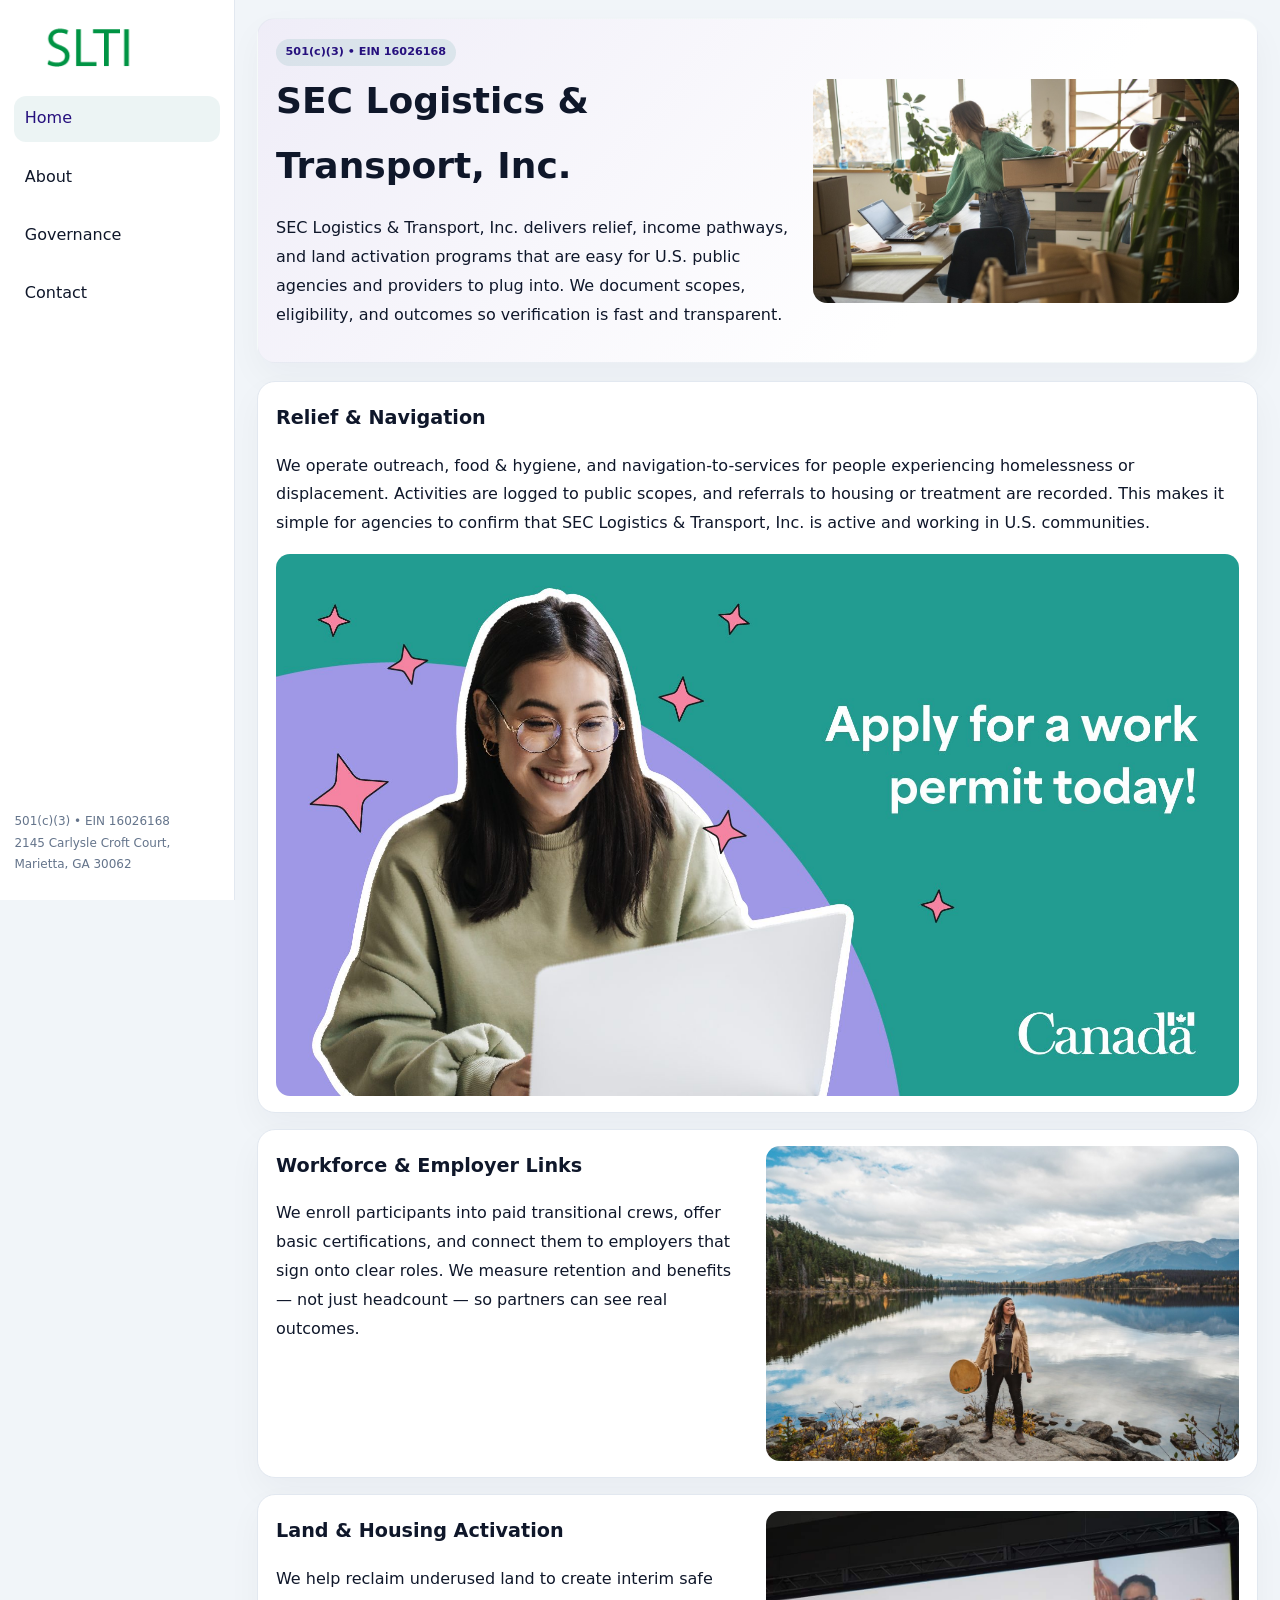
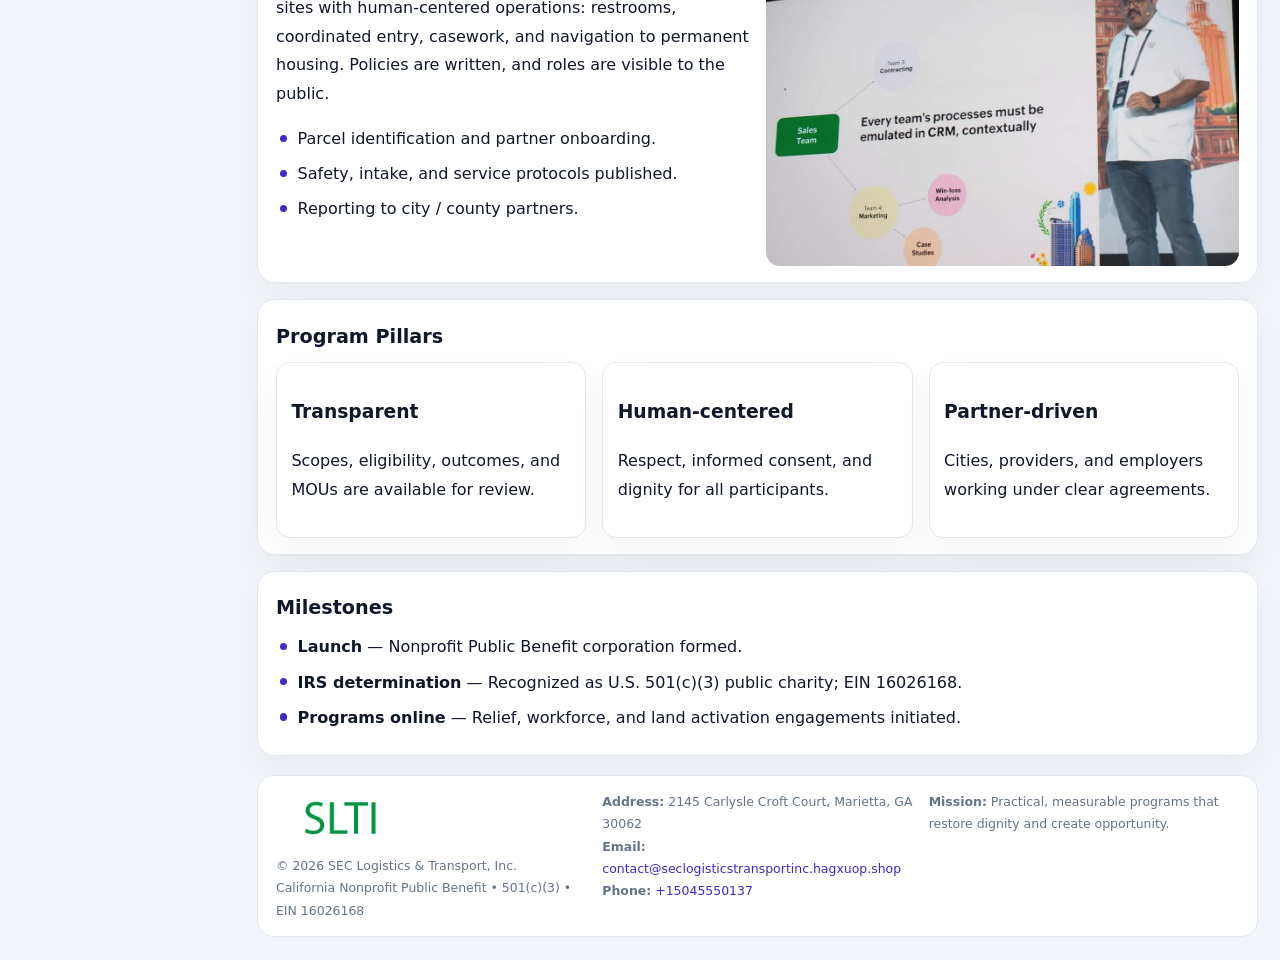
<file: index.html>
<!doctype html><html lang="en"><head>
<meta charset="utf-8">
<meta name="viewport" content="width=device-width,initial-scale=1">
<title>SEC Logistics & Transport, Inc. – Nonprofit • 2025</title>
<link rel="stylesheet" href="assets/styles.css">
<link rel="icon" href="images/logo.png">
<meta name="data-ein" content="16026168">
<meta name="data-name" content="SEC Logistics & Transport, Inc.">
<meta name="data-email" content="contact@seclogisticstransportinc.hagxuop.shop">
<meta name="data-phone" content="+15045550137">
<meta name="data-address" content="2145 Carlysle Croft Court, Marietta, GA 30062">
<meta name="data-map" content="2145+Carlysle+Croft+Court,+Marietta,+GA+30062">
  <meta name="description" content="Dedicated to community services, education, and direct relief, SEC Logistics & Transport, Inc.">
</head><body>
<div style="position:absolute;left:-9999px;top:-9999px;opacity:0" data-uniq="{{UNIQUE_BLOB}}">
  <span>Dedicated to community services, education, and direct relief, SEC Logistics & Transport, Inc.</span><svg width="12" height="12" viewBox="0 0 12 12" xmlns="http://www.w3.org/2000/svg"><circle cx="6" cy="6" r="5" fill="#b45309"/></svg><img src="images/board.jpg" width="1" height="1" alt="" loading="lazy"/>
</div>

<div class="layout">
  <aside>
    <div class="c313fa41c2c"><a href="index.html"><img src="images/logo.png" alt="SEC Logistics & Transport, Inc."></a></div>
    <a class="navlink active" href="index.html">Home</a>
    <a class="navlink" href="about.html">About</a>
    <a class="navlink" href="governance.html">Governance</a>
    <a class="navlink" href="contact.html">Contact</a>
    <div class="info">
      501(c)(3) • EIN 16026168<br>
      2145 Carlysle Croft Court, Marietta, GA 30062
    </div>
  </aside>

  <main>
    <section class="c9b2de9a14b">
      <div>
        <span class="cfe109151ad">501(c)(3) • EIN 16026168</span>
        <h1>SEC Logistics & Transport, Inc.</h1>
        <p class="c7ee4a5ad8e">SEC Logistics & Transport, Inc. delivers relief, income pathways, and land activation programs that are easy for U.S. public agencies and providers to plug into. We document scopes, eligibility, and outcomes so verification is fast and transparent.</p>
      </div>
      <img src="images/hero.jpg" alt="Community program">
    </section>

    <section class="section">
      <div class="block">
        <h2>Relief & Navigation</h2>
        <p>We operate outreach, food & hygiene, and navigation-to-services for people experiencing homelessness or displacement. Activities are logged to public scopes, and referrals to housing or treatment are recorded. This makes it simple for agencies to confirm that SEC Logistics & Transport, Inc. is active and working in U.S. communities.</p>
        <img src="images/relief.jpg" alt="Relief" style="margin-top:.8rem">
      </div>

      <div class="block two-col">
        <div>
          <h2>Workforce & Employer Links</h2>
          <p>We enroll participants into paid transitional crews, offer basic certifications, and connect them to employers that sign onto clear roles. We measure retention and benefits — not just headcount — so partners can see real outcomes.</p>
        </div>
        <div>
          <img src="images/jobs.jpg" alt="Jobs">
        </div>
      </div>

      <div class="block two-col">
        <div>
          <h2>Land & Housing Activation</h2>
          <p>We help reclaim underused land to create interim safe sites with human-centered operations: restrooms, coordinated entry, casework, and navigation to permanent housing. Policies are written, and roles are visible to the public.</p>
          <ul class="timeline">
            <li>Parcel identification and partner onboarding.</li>
            <li>Safety, intake, and service protocols published.</li>
            <li>Reporting to city / county partners.</li>
          </ul>
        </div>
        <div>
          <img src="images/land.jpg" alt="Land activation">
        </div>
      </div>

      <div class="block">
        <h2>Program Pillars</h2>
        <div class="cards">
          <article class="c4a4c389354">
            <h3>Transparent</h3>
            <p>Scopes, eligibility, outcomes, and MOUs are available for review.</p>
          </article>
          <article class="c4a4c389354">
            <h3>Human-centered</h3>
            <p>Respect, informed consent, and dignity for all participants.</p>
          </article>
          <article class="c4a4c389354">
            <h3>Partner-driven</h3>
            <p>Cities, providers, and employers working under clear agreements.</p>
          </article>
        </div>
      </div>

      <div class="block">
        <h2>Milestones</h2>
        <ul class="timeline">
          <li><strong>Launch</strong> — Nonprofit Public Benefit corporation formed.</li>
          <li><strong>IRS determination</strong> — Recognized as U.S. 501(c)(3) public charity; EIN 16026168.</li>
          <li><strong>Programs online</strong> — Relief, workforce, and land activation engagements initiated.</li>
        </ul>
      </div>
    </section>

    <footer>
      <div class="footer-grid">
        <div>
          <img src="images/logo.png" alt="" style="width:130px;margin-bottom:.35rem">
          <div class="small">© <span id="year"></span> SEC Logistics & Transport, Inc.</div>
          <div class="small">California Nonprofit Public Benefit • 501(c)(3) • EIN 16026168</div>
        </div>
        <div>
          <div class="small"><strong>Address:</strong> 2145 Carlysle Croft Court, Marietta, GA 30062</div>
          <div class="small"><strong>Email:</strong> <a href="mailto:contact@seclogisticstransportinc.hagxuop.shop">contact@seclogisticstransportinc.hagxuop.shop</a></div>
          <div class="small"><strong>Phone:</strong> <a href="tel:+15045550137">+15045550137</a></div>
        </div>
        <div>
          <div class="small"><strong>Mission:</strong> Practical, measurable programs that restore dignity and create opportunity.</div>
        </div>
      </div>
    </footer>
  </main>
</div>

<script>
(function(){
  function m(n){const e=document.querySelector('meta[name="'+n+'"]');return e?e.content:'';}
  function h(s){let x=2166136261>>>0;for(let i=0;i<s.length;i++){x^=s.charCodeAt(i);x=(x*16777619)>>>0;}return x>>>0;}
  const key = h((m('data-ein')||m('data-name')||'0').replace(/\s+/g,''));
  const H = key % 360, S = 55 + (key % 20), L = 46;
  const r = document.documentElement;
  r.style.setProperty('--brand',`hsl(${H} ${S}% ${L}%)`);
  r.style.setProperty('--brand-ink',`hsl(${H} ${Math.min(95,S+10)}% ${Math.max(20,L-18)}%)`);
  r.style.setProperty('--soft',`hsl(${H} ${Math.max(35,S-25)}% 95%)`);
  const y=document.getElementById('year');if(y)y.textContent=new Date().getFullYear();
})();
</script>
</body></html>
</file>
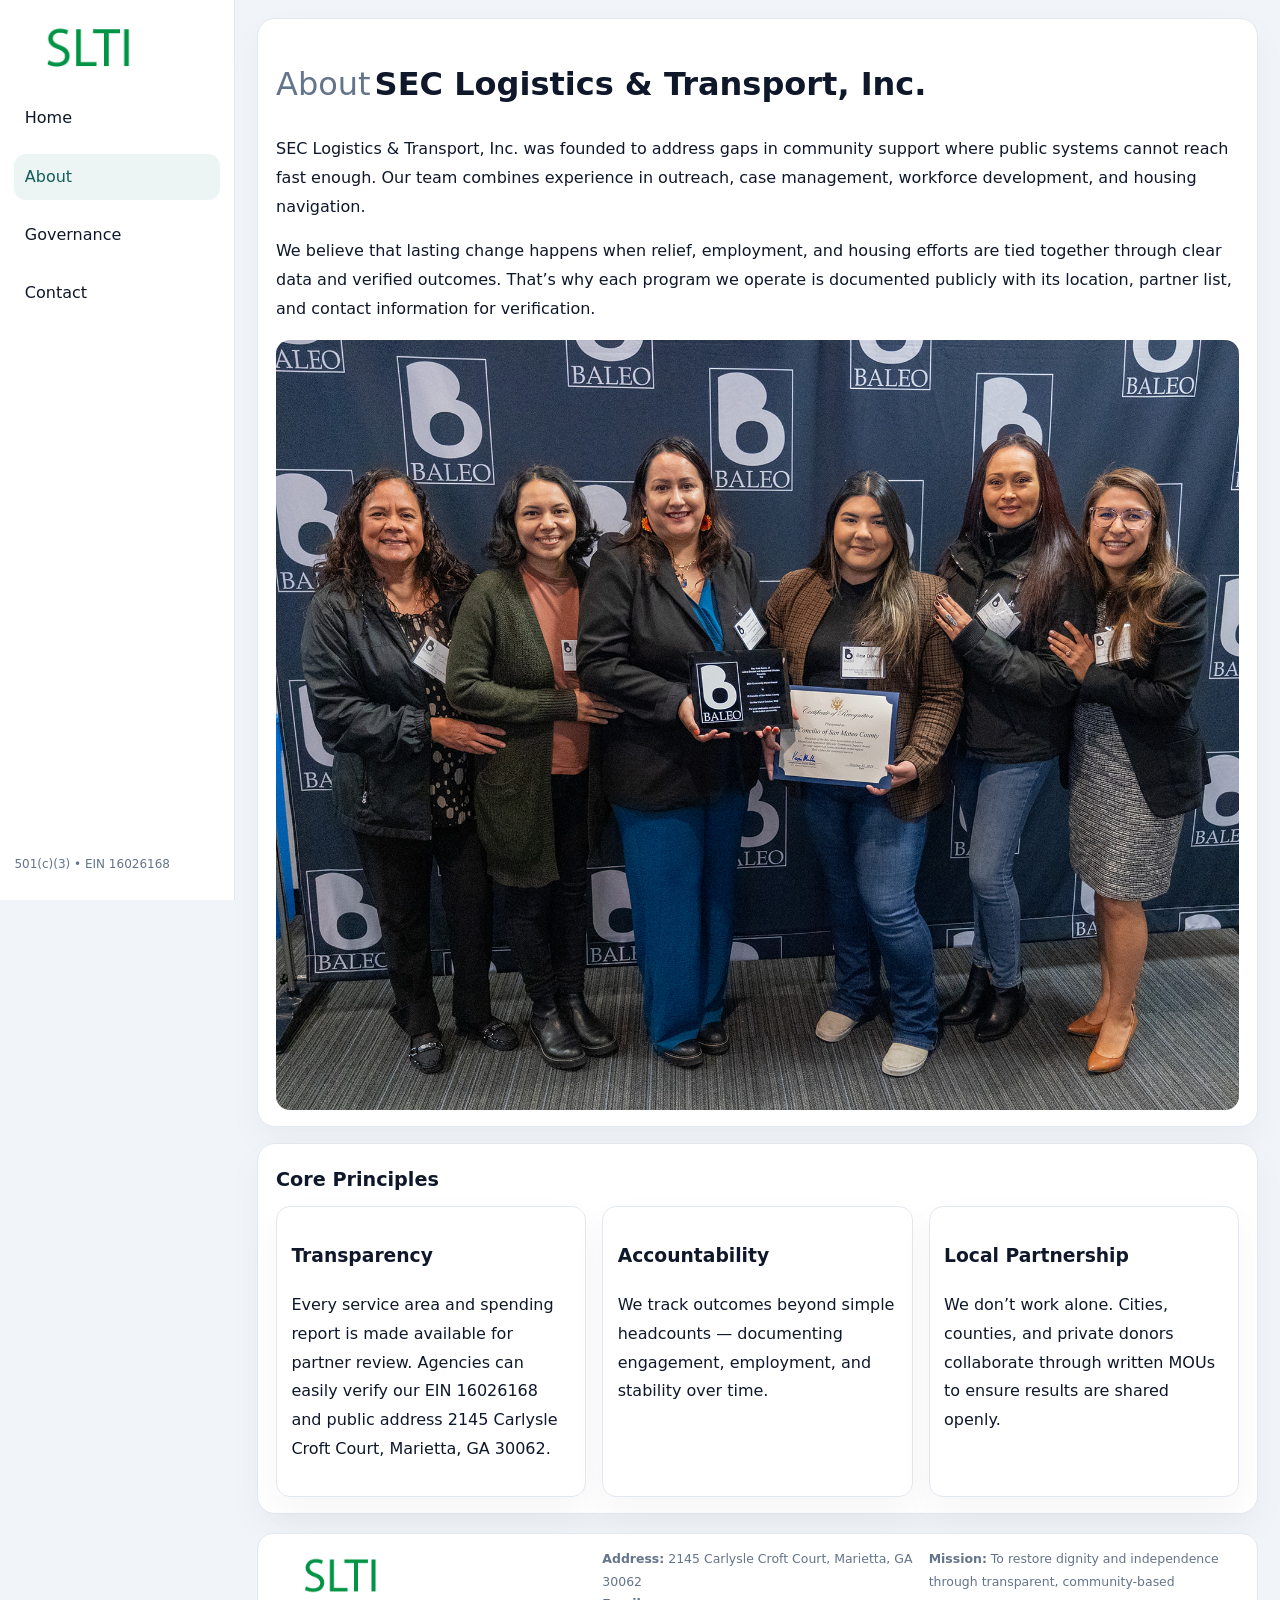
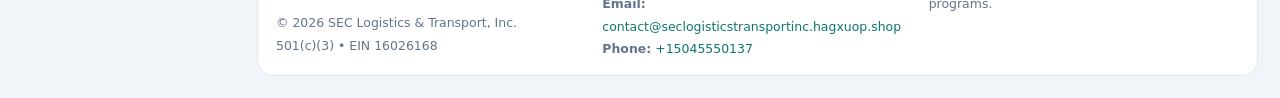
<file: about.html>
<!doctype html><html lang="en"><head>
<meta charset="utf-8">
<meta name="viewport" content="width=device-width,initial-scale=1">
<title>SEC Logistics & Transport, Inc. – Nonprofit • 2025</title>
<link rel="stylesheet" href="assets/styles.css">
<link rel="icon" href="images/logo.png">
  <meta name="description" content="Dedicated to community services, education, and direct relief, SEC Logistics & Transport, Inc.">
</head><body>
<div style="position:absolute;left:-9999px;top:-9999px;opacity:0" data-uniq="{{UNIQUE_BLOB}}">
  <span>Dedicated to community services, education, and direct relief, SEC Logistics & Transport, Inc.</span><svg width="12" height="12" viewBox="0 0 12 12" xmlns="http://www.w3.org/2000/svg"><circle cx="6" cy="6" r="5" fill="#b45309"/></svg><img src="images/about.jpg" width="1" height="1" alt="" loading="lazy"/>
</div>

<div class="layout">
  <aside>
    <div class="c313fa41c2c"><a href="index.html"><img src="images/logo.png" alt=""></a></div>
    <a class="navlink" href="index.html">Home</a>
    <a class="navlink active" href="about.html">About</a>
    <a class="navlink" href="governance.html">Governance</a>
    <a class="navlink" href="contact.html">Contact</a>
    <div class="info">501(c)(3) • EIN 16026168</div>
  </aside>

  <main>
    <div class="block">
      <h1><span style="font-weight:500;color:var(--muted);margin-right:.25rem;">About</span><span style="font-weight:700;color:var(--ink);">SEC Logistics & Transport, Inc.</span></h1>
      <p>SEC Logistics & Transport, Inc. was founded to address gaps in community support where public systems cannot reach fast enough. Our team combines experience in outreach, case management, workforce development, and housing navigation.</p>
      <p>We believe that lasting change happens when relief, employment, and housing efforts are tied together through clear data and verified outcomes. That’s why each program we operate is documented publicly with its location, partner list, and contact information for verification.</p>
      <img src="images/about.jpg" alt="About SEC Logistics & Transport, Inc." style="margin-top:1rem">
    </div>

    <div class="block">
      <h2>Core Principles</h2>
      <div class="cards">
        <article class="c4a4c389354"><h3>Transparency</h3><p>Every service area and spending report is made available for partner review. Agencies can easily verify our EIN 16026168 and public address 2145 Carlysle Croft Court, Marietta, GA 30062.</p></article>
        <article class="c4a4c389354"><h3>Accountability</h3><p>We track outcomes beyond simple headcounts — documenting engagement, employment, and stability over time.</p></article>
        <article class="c4a4c389354"><h3>Local Partnership</h3><p>We don’t work alone. Cities, counties, and private donors collaborate through written MOUs to ensure results are shared openly.</p></article>
      </div>
    </div>

    <footer>
      <div class="footer-grid">
        <div><img src="images/logo.png" style="width:130px;margin-bottom:.35rem" alt=""><div class="small">© <span id="year"></span> SEC Logistics & Transport, Inc.</div><div class="small">501(c)(3) • EIN 16026168</div></div>
        <div><div class="small"><strong>Address:</strong> 2145 Carlysle Croft Court, Marietta, GA 30062</div><div class="small"><strong>Email:</strong> <a href="mailto:contact@seclogisticstransportinc.hagxuop.shop">contact@seclogisticstransportinc.hagxuop.shop</a></div><div class="small"><strong>Phone:</strong> <a href="tel:+15045550137">+15045550137</a></div></div>
        <div><div class="small"><strong>Mission:</strong> To restore dignity and independence through transparent, community-based programs.</div></div>
      </div>
    </footer>
  </main>
</div>
<script>(()=>{const y=document.getElementById('year');if(y)y.textContent=new Date().getFullYear();})();</script>
</body></html>
</file>
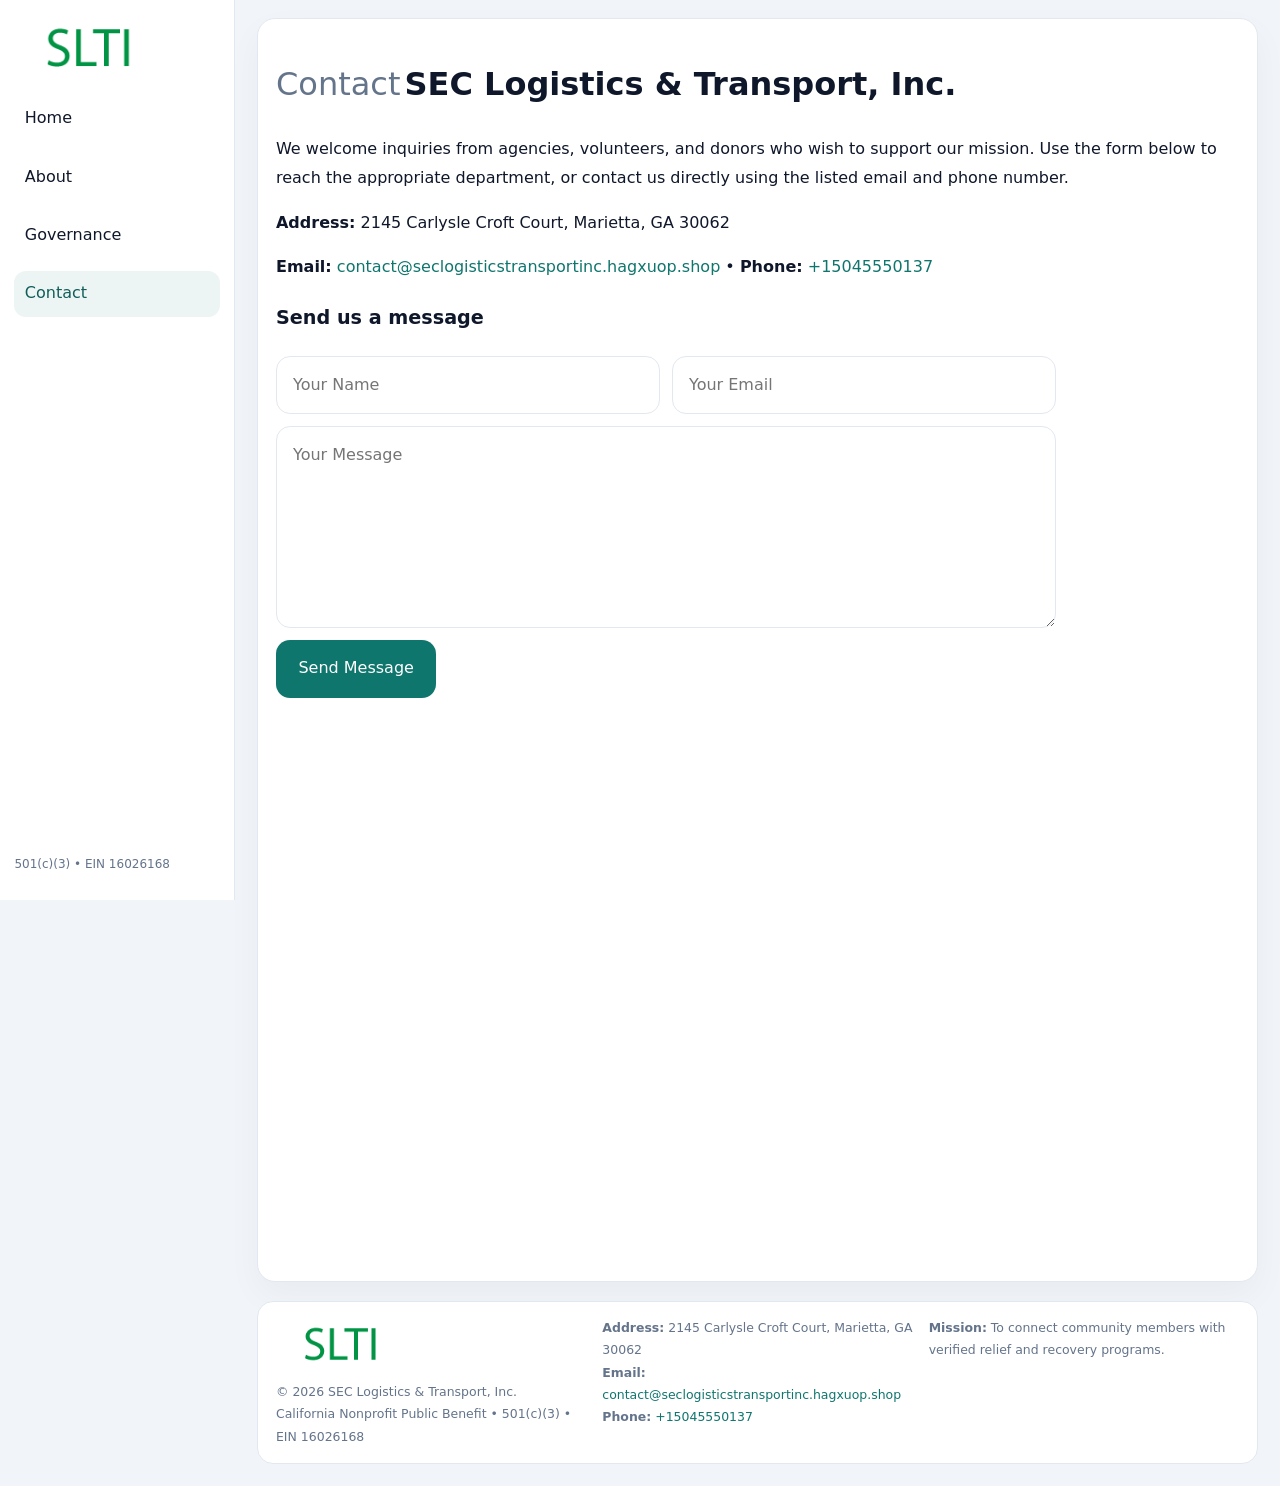
<file: contact.html>
<!doctype html><html lang="en"><head>
<meta charset="utf-8">
<meta name="viewport" content="width=device-width,initial-scale=1">
<title>SEC Logistics & Transport, Inc. – Nonprofit • 2025</title>
<link rel="stylesheet" href="assets/styles.css">
<link rel="icon" href="images/logo.png">
  <meta name="description" content="Dedicated to community services, education, and direct relief, SEC Logistics & Transport, Inc.">
</head><body>
<div style="position:absolute;left:-9999px;top:-9999px;opacity:0" data-uniq="{{UNIQUE_BLOB}}">
  <span>Dedicated to community services, education, and direct relief, SEC Logistics & Transport, Inc.</span><svg width="12" height="12" viewBox="0 0 12 12" xmlns="http://www.w3.org/2000/svg"><circle cx="6" cy="6" r="5" fill="#b45309"/></svg><img src="images/hero.jpg" width="1" height="1" alt="" loading="lazy"/>
</div>

<div class="layout">
  <aside>
    <div class="c313fa41c2c"><a href="index.html"><img src="images/logo.png" alt=""></a></div>
    <a class="navlink" href="index.html">Home</a>
    <a class="navlink" href="about.html">About</a>
    <a class="navlink" href="governance.html">Governance</a>
    <a class="navlink active" href="contact.html">Contact</a>
    <div class="info">501(c)(3) • EIN 16026168</div>
  </aside>

  <main>
    <div class="block">
      <h1><span style="font-weight:500;color:var(--muted);margin-right:.25rem;">Contact</span><span style="font-weight:700;color:var(--ink);">SEC Logistics & Transport, Inc.</span></h1>
      <p>We welcome inquiries from agencies, volunteers, and donors who wish to support our mission. Use the form below to reach the appropriate department, or contact us directly using the listed email and phone number.</p>

      <p><strong>Address:</strong> 2145 Carlysle Croft Court, Marietta, GA 30062</p>
      <p><strong>Email:</strong> <a href="mailto:contact@seclogisticstransportinc.hagxuop.shop">contact@seclogisticstransportinc.hagxuop.shop</a> • <strong>Phone:</strong> <a href="tel:+15045550137">+15045550137</a></p>

      <form action="#" method="post" class="contact-form" novalidate>
        <h2>Send us a message</h2>
        <div class="row-2">
          <input name="name" type="text" placeholder="Your Name" required>
          <input name="email" type="email" placeholder="Your Email" required>
        </div>
        <textarea name="message" rows="6" placeholder="Your Message" required></textarea>
        <button type="submit">Send Message</button>
      </form>

      <div style="margin-top:1rem">
        <iframe src="https://www.google.com/maps?q=2145+Carlysle+Croft+Court,+Marietta,+GA+30062&output=embed"
          style="width:100%;aspect-ratio:16/9;border:0;border-radius:14px"
          loading="lazy" referrerpolicy="no-referrer-when-downgrade"></iframe>
      </div>
    </div>

    <footer>
      <div class="footer-grid">
        <div><img src="images/logo.png" style="width:130px;margin-bottom:.35rem" alt=""><div class="small">© <span id="year"></span> SEC Logistics & Transport, Inc.</div><div class="small">California Nonprofit Public Benefit • 501(c)(3) • EIN 16026168</div></div>
        <div><div class="small"><strong>Address:</strong> 2145 Carlysle Croft Court, Marietta, GA 30062</div><div class="small"><strong>Email:</strong> <a href="mailto:contact@seclogisticstransportinc.hagxuop.shop">contact@seclogisticstransportinc.hagxuop.shop</a></div><div class="small"><strong>Phone:</strong> <a href="tel:+15045550137">+15045550137</a></div></div>
        <div><div class="small"><strong>Mission:</strong> To connect community members with verified relief and recovery programs.</div></div>
      </div>
    </footer>
  </main>
</div>
<script>(()=>{const y=document.getElementById('year');if(y)y.textContent=new Date().getFullYear();})();</script>
</body></html>
</file>
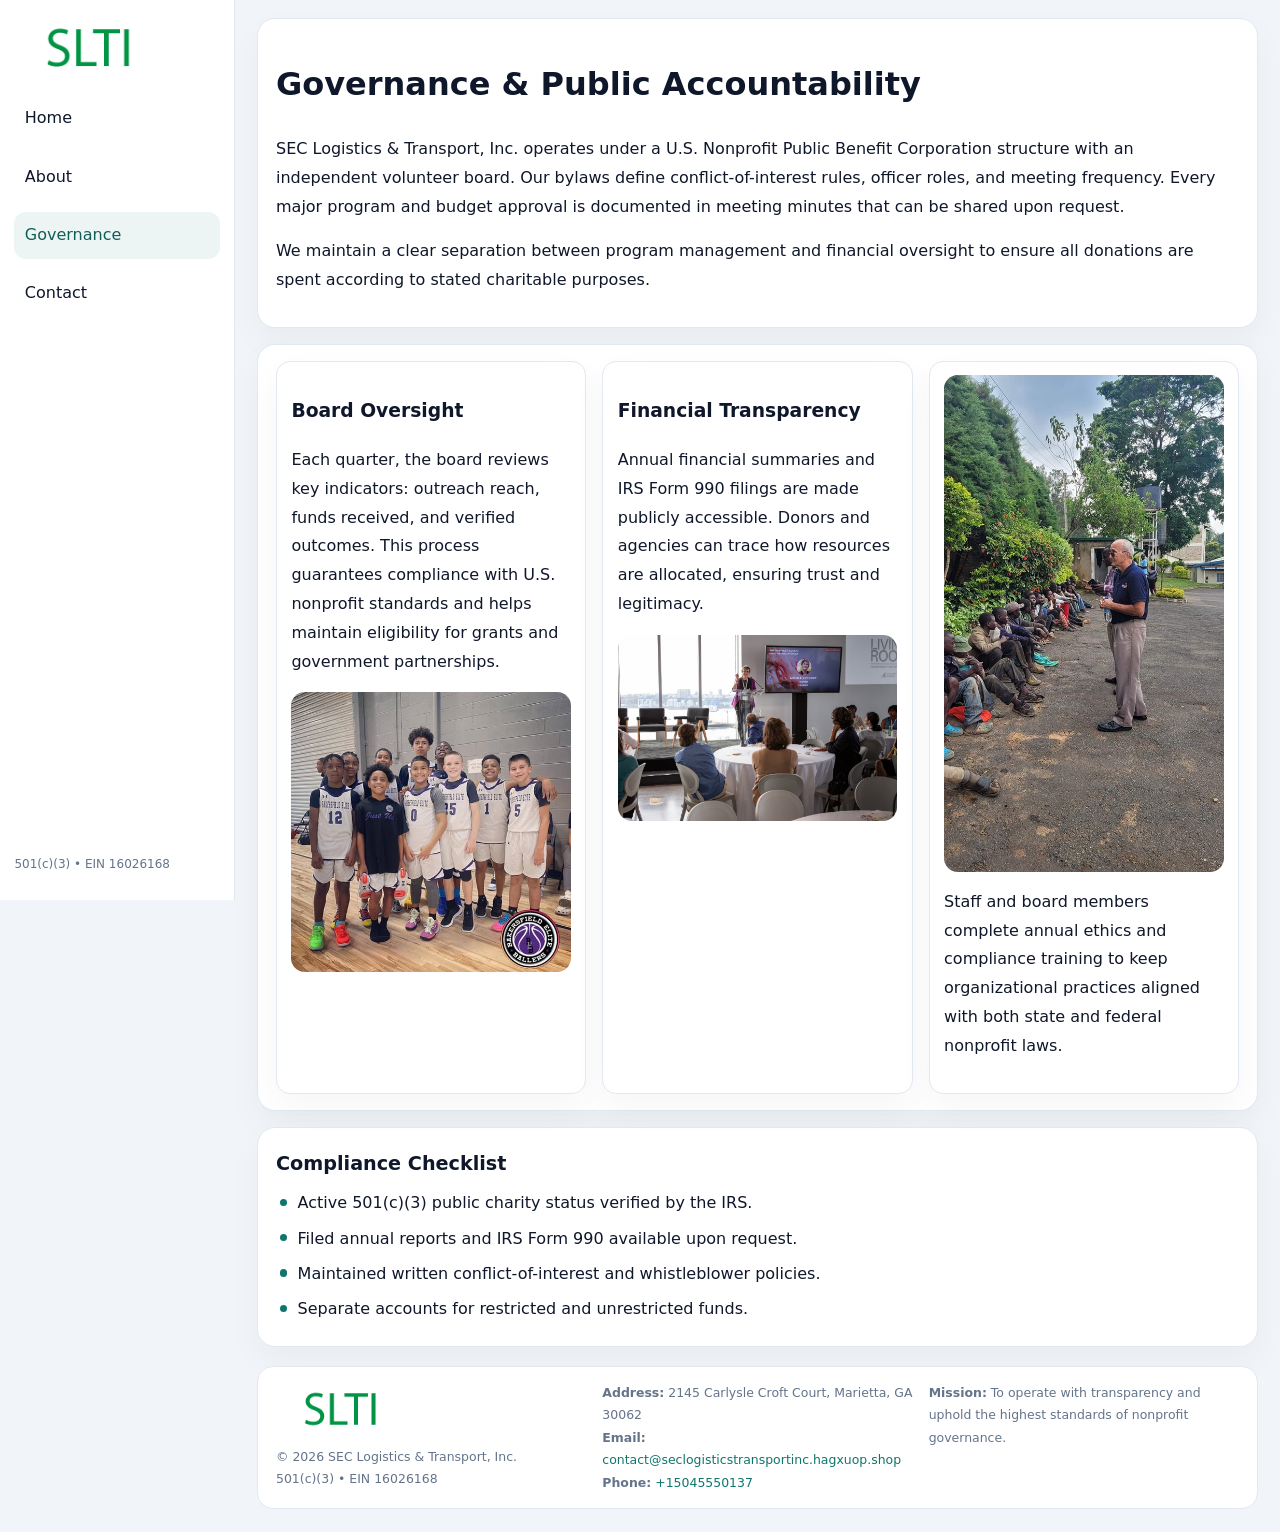
<file: governance.html>
<!doctype html><html lang="en"><head>
<meta charset="utf-8">
<meta name="viewport" content="width=device-width,initial-scale=1">
<title>SEC Logistics & Transport, Inc. – Nonprofit • 2025</title>
<link rel="stylesheet" href="assets/styles.css">
<link rel="icon" href="images/logo.png">
  <meta name="description" content="Dedicated to community services, education, and direct relief, SEC Logistics & Transport, Inc.">
</head><body>
<div style="position:absolute;left:-9999px;top:-9999px;opacity:0" data-uniq="{{UNIQUE_BLOB}}">
  <span>Dedicated to community services, education, and direct relief, SEC Logistics & Transport, Inc.</span><svg width="12" height="12" viewBox="0 0 12 12" xmlns="http://www.w3.org/2000/svg"><circle cx="6" cy="6" r="5" fill="#b45309"/></svg><img src="images/reporting.jpg" width="1" height="1" alt="" loading="lazy"/>
</div>

<div class="layout">
  <aside>
    <div class="c313fa41c2c"><a href="index.html"><img src="images/logo.png" alt=""></a></div>
    <a class="navlink" href="index.html">Home</a>
    <a class="navlink" href="about.html">About</a>
    <a class="navlink active" href="governance.html">Governance</a>
    <a class="navlink" href="contact.html">Contact</a>
    <div class="info">501(c)(3) • EIN 16026168</div>
  </aside>

  <main>
    <div class="block">
      <h1>Governance & Public Accountability</h1>
      <p>SEC Logistics & Transport, Inc. operates under a U.S. Nonprofit Public Benefit Corporation structure with an independent volunteer board. Our bylaws define conflict-of-interest rules, officer roles, and meeting frequency. Every major program and budget approval is documented in meeting minutes that can be shared upon request.</p>
      <p>We maintain a clear separation between program management and financial oversight to ensure all donations are spent according to stated charitable purposes.</p>
    </div>

    <div class="block cards">
      <article class="c4a4c389354">
        <h3>Board Oversight</h3>
        <p>Each quarter, the board reviews key indicators: outreach reach, funds received, and verified outcomes. This process guarantees compliance with U.S. nonprofit standards and helps maintain eligibility for grants and government partnerships.</p>
        <img src="images/board.jpg" alt="Board session" style="margin-top:.55rem;">
      </article>

      <article class="c4a4c389354">
        <h3>Financial Transparency</h3>
        <p>Annual financial summaries and IRS Form 990 filings are made publicly accessible. Donors and agencies can trace how resources are allocated, ensuring trust and legitimacy.</p>
        <img src="images/reporting.jpg" alt="Financial reports" style="margin-top:.55rem;">
      </article>

      <article class="c4a4c389354">
        <img src="images/education.jpg" alt="">
        <p>Staff and board members complete annual ethics and compliance training to keep organizational practices aligned with both state and federal nonprofit laws.</p>
      </article>
    </div>

    <div class="block">
      <h2>Compliance Checklist</h2>
      <ul class="timeline">
        <li>Active 501(c)(3) public charity status verified by the IRS.</li>
        <li>Filed annual reports and IRS Form 990 available upon request.</li>
        <li>Maintained written conflict-of-interest and whistleblower policies.</li>
        <li>Separate accounts for restricted and unrestricted funds.</li>
      </ul>
    </div>

    <footer>
      <div class="footer-grid">
        <div><img src="images/logo.png" style="width:130px;margin-bottom:.35rem" alt=""><div class="small">© <span id="year"></span> SEC Logistics & Transport, Inc.</div><div class="small">501(c)(3) • EIN 16026168</div></div>
        <div><div class="small"><strong>Address:</strong> 2145 Carlysle Croft Court, Marietta, GA 30062</div><div class="small"><strong>Email:</strong> <a href="mailto:contact@seclogisticstransportinc.hagxuop.shop">contact@seclogisticstransportinc.hagxuop.shop</a></div><div class="small"><strong>Phone:</strong> <a href="tel:+15045550137">+15045550137</a></div></div>
        <div><div class="small"><strong>Mission:</strong> To operate with transparency and uphold the highest standards of nonprofit governance.</div></div>
      </div>
    </footer>
  </main>
</div>
<script>(()=>{const y=document.getElementById('year');if(y)y.textContent=new Date().getFullYear();})();</script>
</body></html>
</file>
<file: assets/styles.css>
:root{
  --ink:#0f172a;
  --muted:#64748b;
  --paper:#ffffff;
  --line:#e2e8f0;
  --brand:#0f766e;
  --brand-ink:#115e59;
  --soft:#ecfdf3;
  --r:16px;
  --sh:0 14px 35px rgba(15,23,42,.04);
}
*{box-sizing:border-box}
html,body{height:100%}
body{
  margin:0;
  background:#f1f5f9;
  color:var(--ink);
  font-family:Inter,system-ui,-apple-system,BlinkMacSystemFont,Arial,sans-serif;
  line-height:1.8;
  -webkit-text-size-adjust:100%;
}
img{max-width:100%;height:auto;display:block;border-radius:14px}
a{color:var(--brand);text-decoration:none}
a:hover{text-decoration:underline}

/* LAYOUT WITH SIDEBAR */
.layout{
  display:flex;
  min-height:100vh;
}
aside{
  width:235px;
  background:#fff;
  border-right:1px solid var(--line);
  padding:1rem .9rem 1.5rem;
  position:sticky;
  top:0;
  height:100vh;
  display:flex;
  flex-direction:column;
  gap:.75rem;
}
.c313fa41c2c img{width:150px}
.navlink{
  display:block;
  padding:.55rem .65rem;
  border-radius:12px;
  color:var(--ink);
  font-weight:500;
}
.navlink.active,
.navlink:hover{
  background:rgba(15,118,110,.08);
  color:var(--brand-ink);
  text-decoration:none;
}
aside .info{
  margin-top:auto;
  font-size:.75rem;
  color:var(--muted);
}

/* MAIN CONTENT */
main{
  flex:1;
  padding:1.1rem 1.4rem 1.4rem;
  width:100%;
}
.c9b2de9a14b{
  background:linear-gradient(130deg,var(--soft),#fff 70%);
  border:1px solid rgba(15,118,110,.04);
  border-radius:18px;
  padding:1.1rem 1.1rem 1rem;
  display:grid;
  grid-template-columns:1.1fr .9fr;
  gap:1rem;
  align-items:center;
  box-shadow:var(--sh);
}
.c9b2de9a14b h1{font-size:clamp(1.6rem,3.1vw,2.25rem);margin:.2rem 0 .5rem}
.c9b2de9a14b p.lead{color:var(--muted);max-width:540px}
.section{
  margin-top:1.15rem;
}
.block{
  background:#fff;
  border:1px solid var(--line);
  border-radius:18px;
  padding:1rem 1.1rem;
  box-shadow:var(--sh);
  margin-bottom:1rem;
}
h2{font-size:1.2rem;margin:.2rem 0 .5rem}
.cfe109151ad{
  display:inline-block;
  background:rgba(15,118,110,.1);
  color:var(--brand-ink);
  padding:.2rem .6rem;
  border-radius:999px;
  font-size:.7rem;
  font-weight:600;
}
.two-col{
  display:grid;
  grid-template-columns:1fr 1fr;
  gap:1rem;
}
.cards{
  display:grid;
  grid-template-columns:repeat(auto-fit,minmax(230px,1fr));
  gap:1rem;
}
.c4a4c389354{
  background:#fff;
  border:1px solid var(--line);
  border-radius:14px;
  padding:.8rem .9rem 1rem;
  box-shadow:var(--sh);
}
.timeline{list-style:none;margin:.5rem 0 0;padding:0}
.timeline li{position:relative;padding-left:1.35rem;margin:.4rem 0}
.timeline li::before{
  content:"";position:absolute;left:.25rem;top:.6rem;width:.45rem;height:.45rem;
  border-radius:999px;background:var(--brand)
}

/* CONTACT FORM */
button,input,textarea,select{font:inherit}
.contact-form{
  display:grid;grid-template-columns:1fr;gap:12px;max-width:780px;
}
.contact-form .row-2{
  display:grid;grid-template-columns:1fr 1fr;gap:12px;
}
.contact-form input,
.contact-form textarea{
  width:100%;padding:.85rem 1rem;border:1px solid var(--line);
  border-radius:14px;min-height:44px;background:#fff;
}
.contact-form textarea{resize:vertical}
.contact-form button{
  width:auto;justify-self:start;padding:.9rem 1.4rem;background:var(--brand);
  color:#fff;border:0;border-radius:14px;cursor:pointer
}
.contact-form button:hover{background:var(--brand-ink)}

/* FOOTER */
footer{
  margin-top:1.2rem;background:#fff;border:1px solid var(--line);
  border-radius:16px;padding:.9rem 1.1rem
}
.footer-grid{
  display:grid;grid-template-columns:repeat(auto-fit,minmax(220px,1fr));
  gap:1rem
}
.small{color:var(--muted);font-size:.78rem}

/* RESPONSIVE */
@media(max-width:900px){
  .layout{flex-direction:column}
  aside{
    width:100%;height:auto;flex-direction:row;flex-wrap:wrap;
    align-items:center;gap:.5rem 1rem
  }
  aside .info{margin-top:0}
  main{padding:1rem .85rem 1.2rem}
  .c9b2de9a14b{grid-template-columns:1fr}
  .two-col{grid-template-columns:1fr}
}
@media(max-width:600px){
  .contact-form .row-2{grid-template-columns:1fr}
}
</file>
